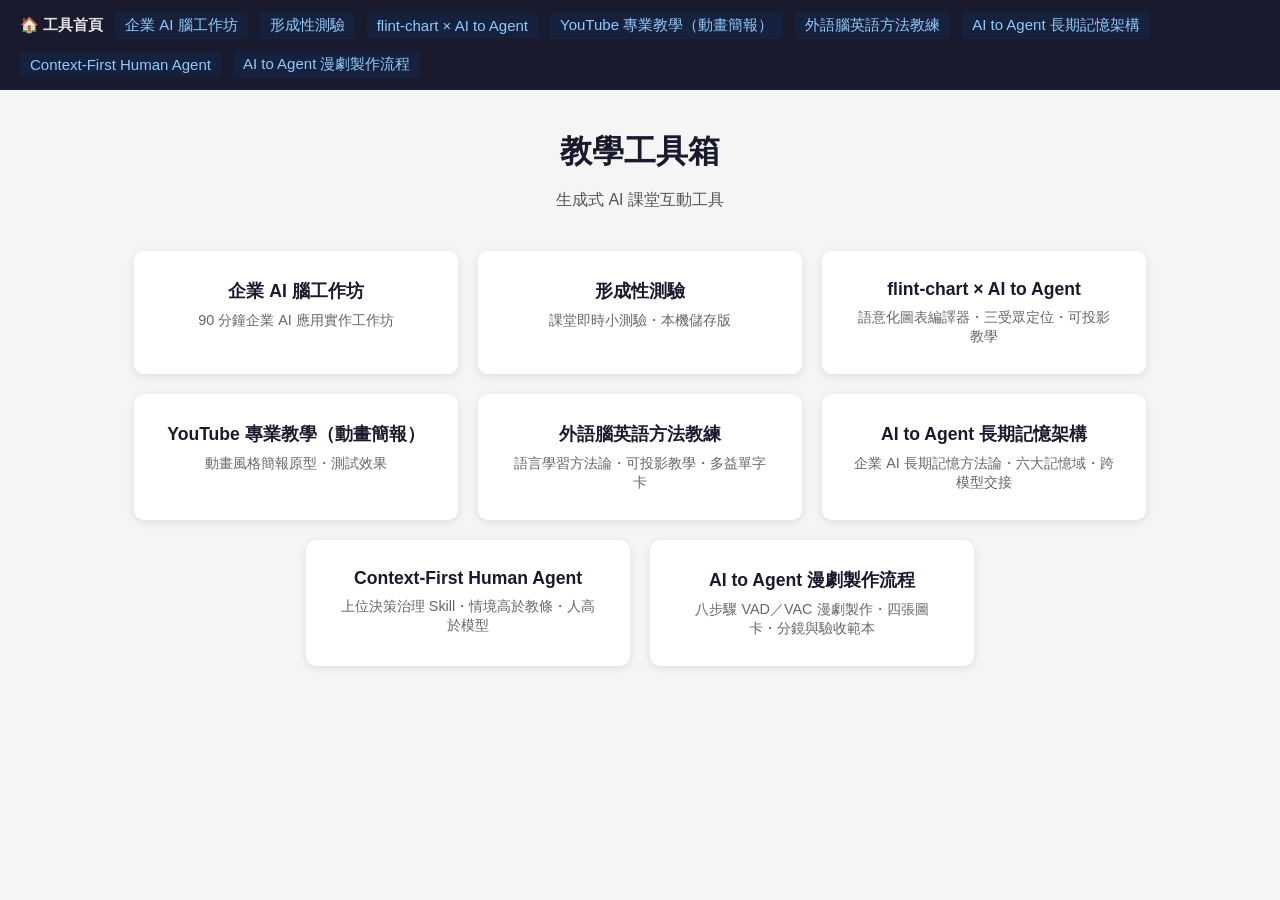
<file: index.html>
<!DOCTYPE html>
<html lang="zh-Hant">
<head>
  <meta charset="UTF-8">
  <meta name="viewport" content="width=device-width, initial-scale=1.0">
  <title>教學工具首頁</title>
  <style>
    body { margin: 0; font-family: sans-serif; background: #f5f5f5; }
    h1 { text-align: center; margin: 40px 0 10px; color: #1a1a2e; font-size: 2rem; }
    p.subtitle { text-align: center; color: #555; margin-bottom: 40px; }
    .grid { display: flex; flex-wrap: wrap; gap: 20px; justify-content: center; padding: 0 20px 40px; }
    .card {
      background: #fff; border-radius: 10px; box-shadow: 0 2px 8px rgba(0,0,0,.1);
      padding: 28px 32px; width: 260px; text-align: center; text-decoration: none; color: inherit;
      transition: transform .15s, box-shadow .15s;
    }
    .card:hover { transform: translateY(-4px); box-shadow: 0 6px 18px rgba(0,0,0,.15); }
    .card h2 { font-size: 1.1rem; margin: 0 0 8px; color: #1a1a2e; }
    .card p { font-size: .9rem; color: #666; margin: 0; }
  </style>
</head>
<body>
  <script src="nav.js"></script>
  <h1>教學工具箱</h1>
  <p class="subtitle">生成式 AI 課堂互動工具</p>
  <div class="grid">
    <a class="card" href="enterprise-ai-brain.html">
      <h2>企業 AI 腦工作坊</h2>
      <p>90 分鐘企業 AI 應用實作工作坊</p>
    </a>
    <a class="card" href="formative-quiz.html">
      <h2>形成性測驗</h2>
      <p>課堂即時小測驗・本機儲存版</p>
    </a>
    <a class="card" href="flint-chart-demo.html">
      <h2>flint-chart × AI to Agent</h2>
      <p>語意化圖表編譯器・三受眾定位・可投影教學</p>
    </a>
    <a class="card" href="youtube-slides/index.html">
      <h2>YouTube 專業教學（動畫簡報）</h2>
      <p>動畫風格簡報原型・測試效果</p>
    </a>
    <a class="card" href="https://draiagent.github.io/brainswitch-english-method-coach/">
      <h2>外語腦英語方法教練</h2>
      <p>語言學習方法論・可投影教學・多益單字卡</p>
    </a>
    <a class="card" href="https://github.com/draiagent/ai-to-agent-memory">
      <h2>AI to Agent 長期記憶架構</h2>
      <p>企業 AI 長期記憶方法論・六大記憶域・跨模型交接</p>
    </a>
    <a class="card" href="https://github.com/draiagent/ai-to-agent-custom-skill">
      <h2>Context-First Human Agent</h2>
      <p>上位決策治理 Skill・情境高於教條・人高於模型</p>
    </a>
    <a class="card" href="https://github.com/draiagent/ai-to-agent-comic-drama-production">
      <h2>AI to Agent 漫劇製作流程</h2>
      <p>八步驟 VAD／VAC 漫劇製作・四張圖卡・分鏡與驗收範本</p>
    </a>
  </div>
</body>
</html>
</file>
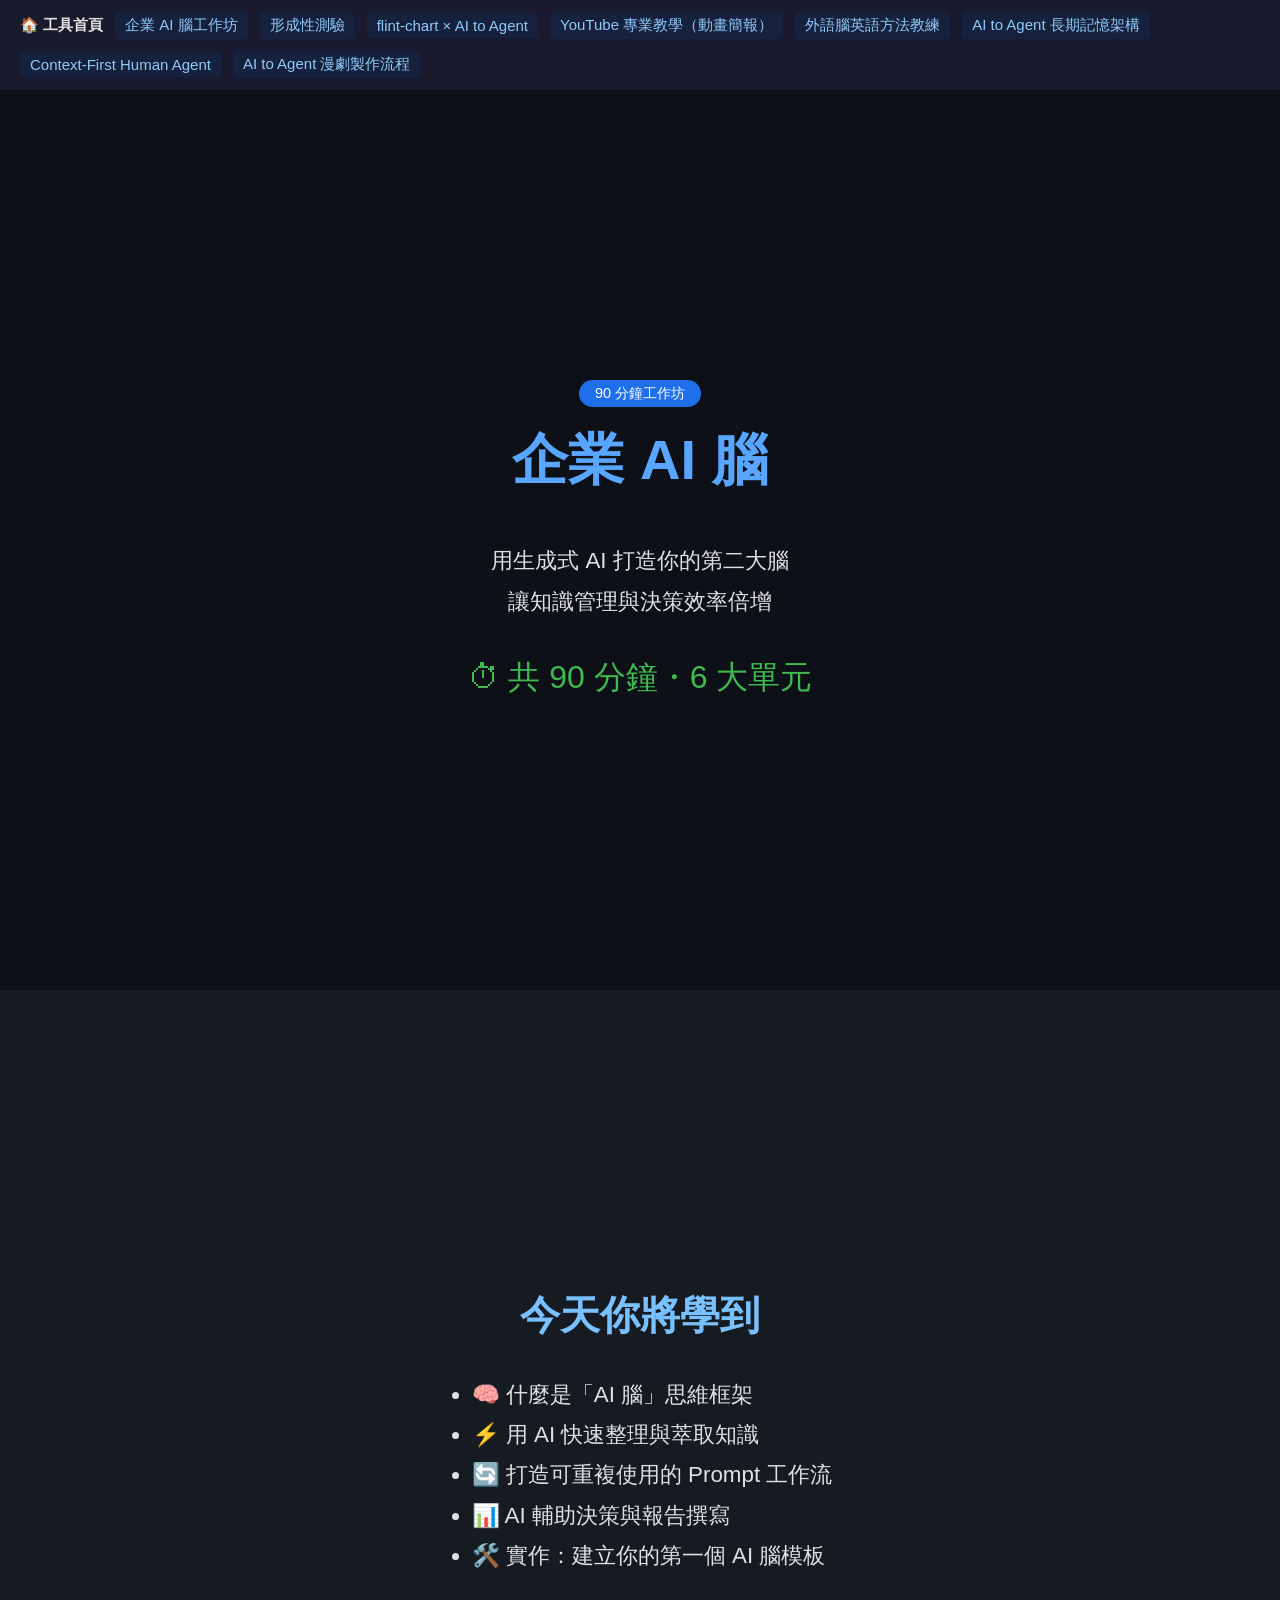
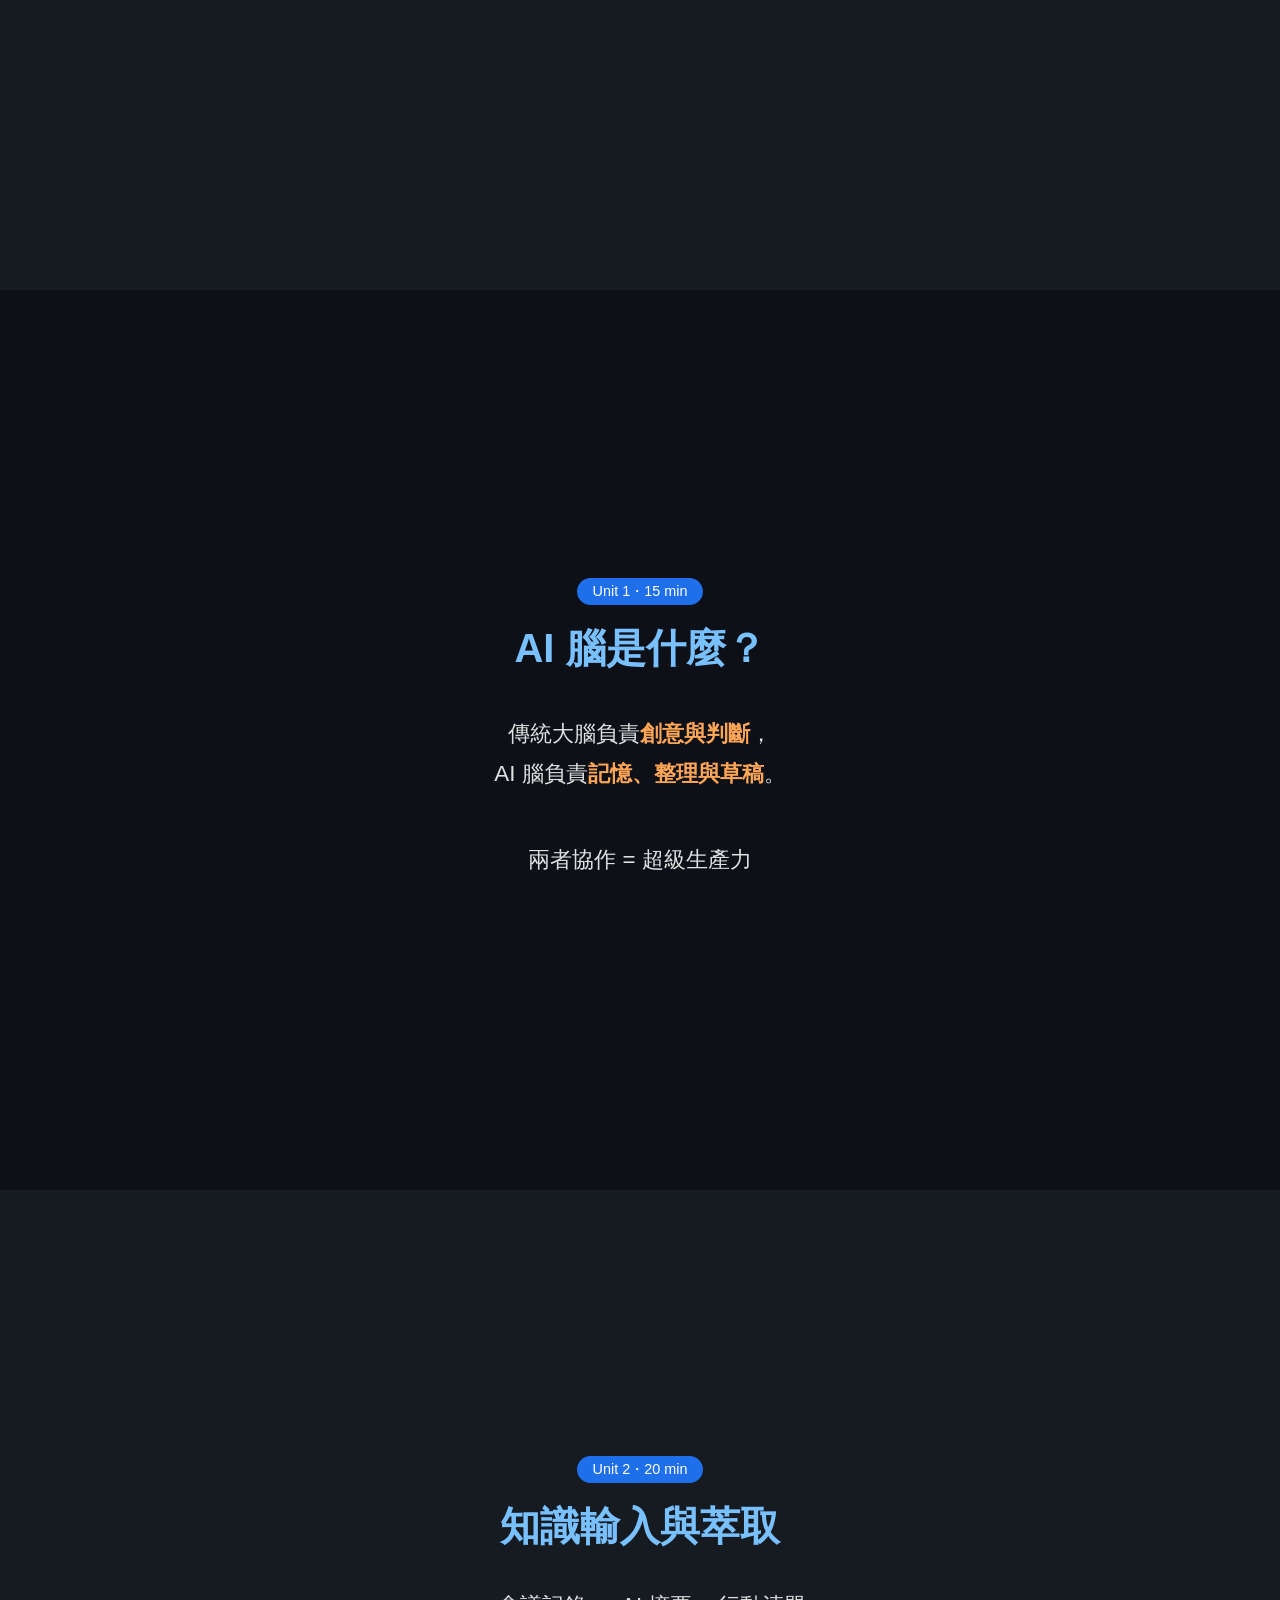
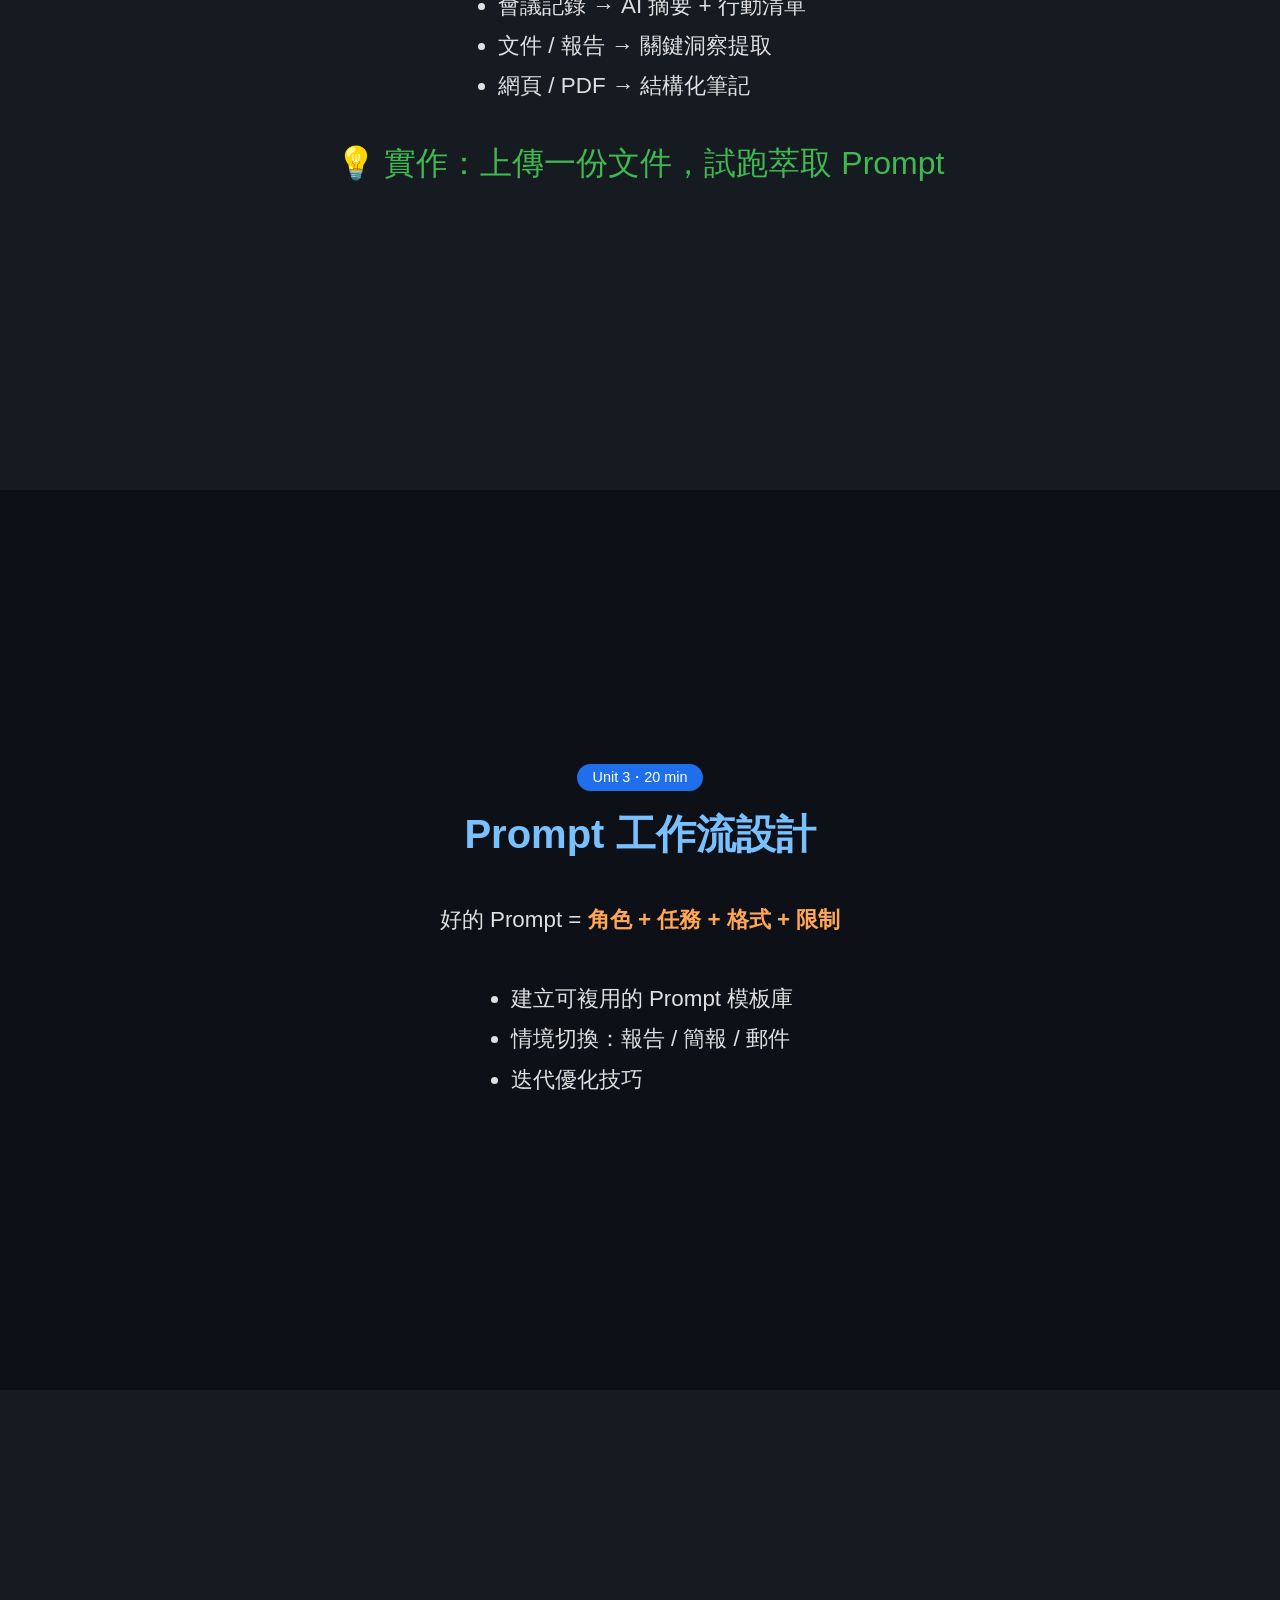
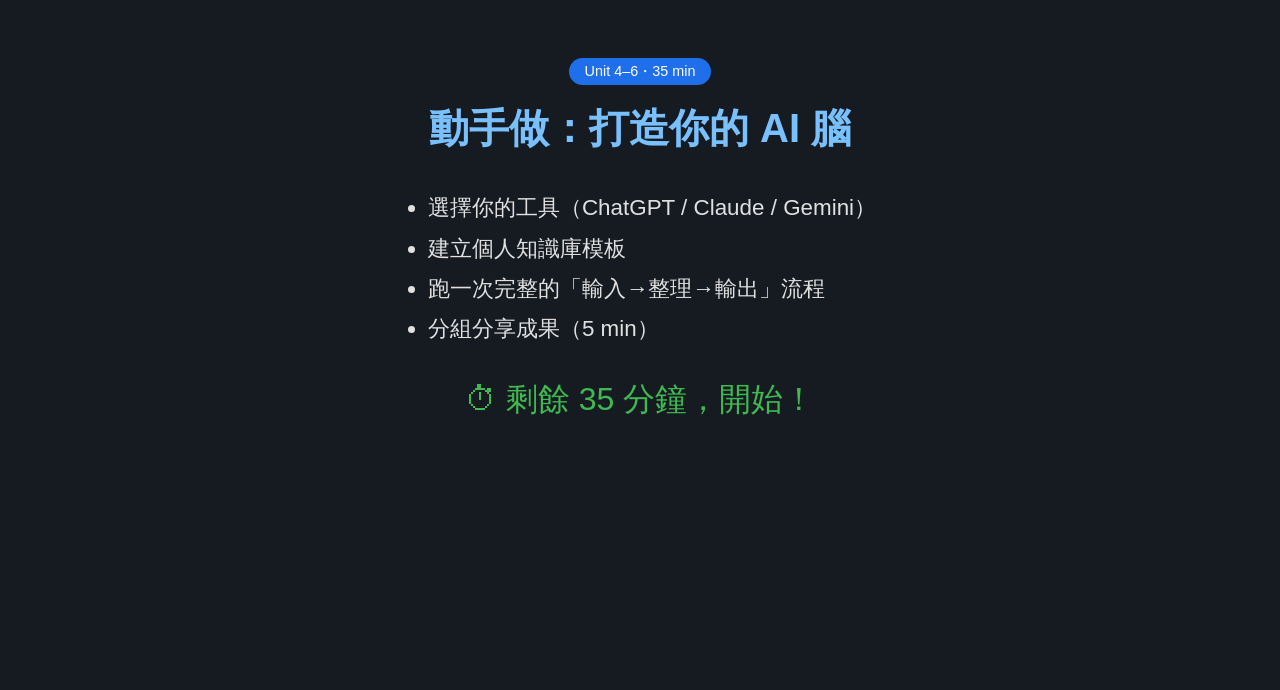
<file: enterprise-ai-brain.html>
<!DOCTYPE html>
<html lang="zh-Hant">
<head>
  <meta charset="UTF-8">
  <meta name="viewport" content="width=device-width, initial-scale=1.0">
  <title>企業 AI 腦工作坊</title>
  <style>
    * { box-sizing: border-box; }
    body { margin: 0; font-family: 'Noto Sans TC', sans-serif; background: #0d1117; color: #e0e0e0; }
    .slide {
      min-height: 100vh; display: flex; flex-direction: column;
      justify-content: center; align-items: center;
      padding: 60px 40px; text-align: center;
    }
    .slide:nth-child(odd) { background: #0d1117; }
    .slide:nth-child(even) { background: #161b22; }
    h1 { font-size: clamp(2rem, 5vw, 3.5rem); color: #58a6ff; margin: 0 0 20px; }
    h2 { font-size: clamp(1.5rem, 4vw, 2.5rem); color: #79c0ff; margin: 0 0 16px; }
    p, li { font-size: clamp(1rem, 2.5vw, 1.4rem); line-height: 1.8; max-width: 800px; }
    ul { text-align: left; padding-left: 1.5em; }
    .tag {
      display: inline-block; background: #1f6feb; color: #fff;
      border-radius: 20px; padding: 4px 16px; font-size: .9rem; margin-bottom: 16px;
    }
    .highlight { color: #ffa657; font-weight: bold; }
    .timer { font-size: clamp(1.2rem, 3vw, 2rem); color: #3fb950; margin-top: 12px; }
    hr { border: none; border-top: 1px solid #30363d; width: 100%; max-width: 700px; margin: 40px 0; }
  </style>
</head>
<body>
  <script src="nav.js"></script>

  <!-- Slide 1: 封面 -->
  <div class="slide">
    <div class="tag">90 分鐘工作坊</div>
    <h1>企業 AI 腦</h1>
    <p>用生成式 AI 打造你的第二大腦<br>讓知識管理與決策效率倍增</p>
    <div class="timer">⏱ 共 90 分鐘・6 大單元</div>
  </div>

  <!-- Slide 2: 課程目標 -->
  <div class="slide">
    <h2>今天你將學到</h2>
    <ul>
      <li>🧠 什麼是「AI 腦」思維框架</li>
      <li>⚡ 用 AI 快速整理與萃取知識</li>
      <li>🔄 打造可重複使用的 Prompt 工作流</li>
      <li>📊 AI 輔助決策與報告撰寫</li>
      <li>🛠️ 實作：建立你的第一個 AI 腦模板</li>
    </ul>
  </div>

  <!-- Slide 3: 單元一 -->
  <div class="slide">
    <div class="tag">Unit 1・15 min</div>
    <h2>AI 腦是什麼？</h2>
    <p>傳統大腦負責<span class="highlight">創意與判斷</span>，<br>AI 腦負責<span class="highlight">記憶、整理與草稿</span>。</p>
    <p>兩者協作 = 超級生產力</p>
  </div>

  <!-- Slide 4: 單元二 -->
  <div class="slide">
    <div class="tag">Unit 2・20 min</div>
    <h2>知識輸入與萃取</h2>
    <ul>
      <li>會議記錄 → AI 摘要 + 行動清單</li>
      <li>文件 / 報告 → 關鍵洞察提取</li>
      <li>網頁 / PDF → 結構化筆記</li>
    </ul>
    <p class="timer">💡 實作：上傳一份文件，試跑萃取 Prompt</p>
  </div>

  <!-- Slide 5: 單元三 -->
  <div class="slide">
    <div class="tag">Unit 3・20 min</div>
    <h2>Prompt 工作流設計</h2>
    <p>好的 Prompt = <span class="highlight">角色 + 任務 + 格式 + 限制</span></p>
    <ul>
      <li>建立可複用的 Prompt 模板庫</li>
      <li>情境切換：報告 / 簡報 / 郵件</li>
      <li>迭代優化技巧</li>
    </ul>
  </div>

  <!-- Slide 6: 實作 -->
  <div class="slide">
    <div class="tag">Unit 4–6・35 min</div>
    <h2>動手做：打造你的 AI 腦</h2>
    <ul>
      <li>選擇你的工具（ChatGPT / Claude / Gemini）</li>
      <li>建立個人知識庫模板</li>
      <li>跑一次完整的「輸入→整理→輸出」流程</li>
      <li>分組分享成果（5 min）</li>
    </ul>
    <div class="timer">⏱ 剩餘 35 分鐘，開始！</div>
  </div>

</body>
</html>
</file>
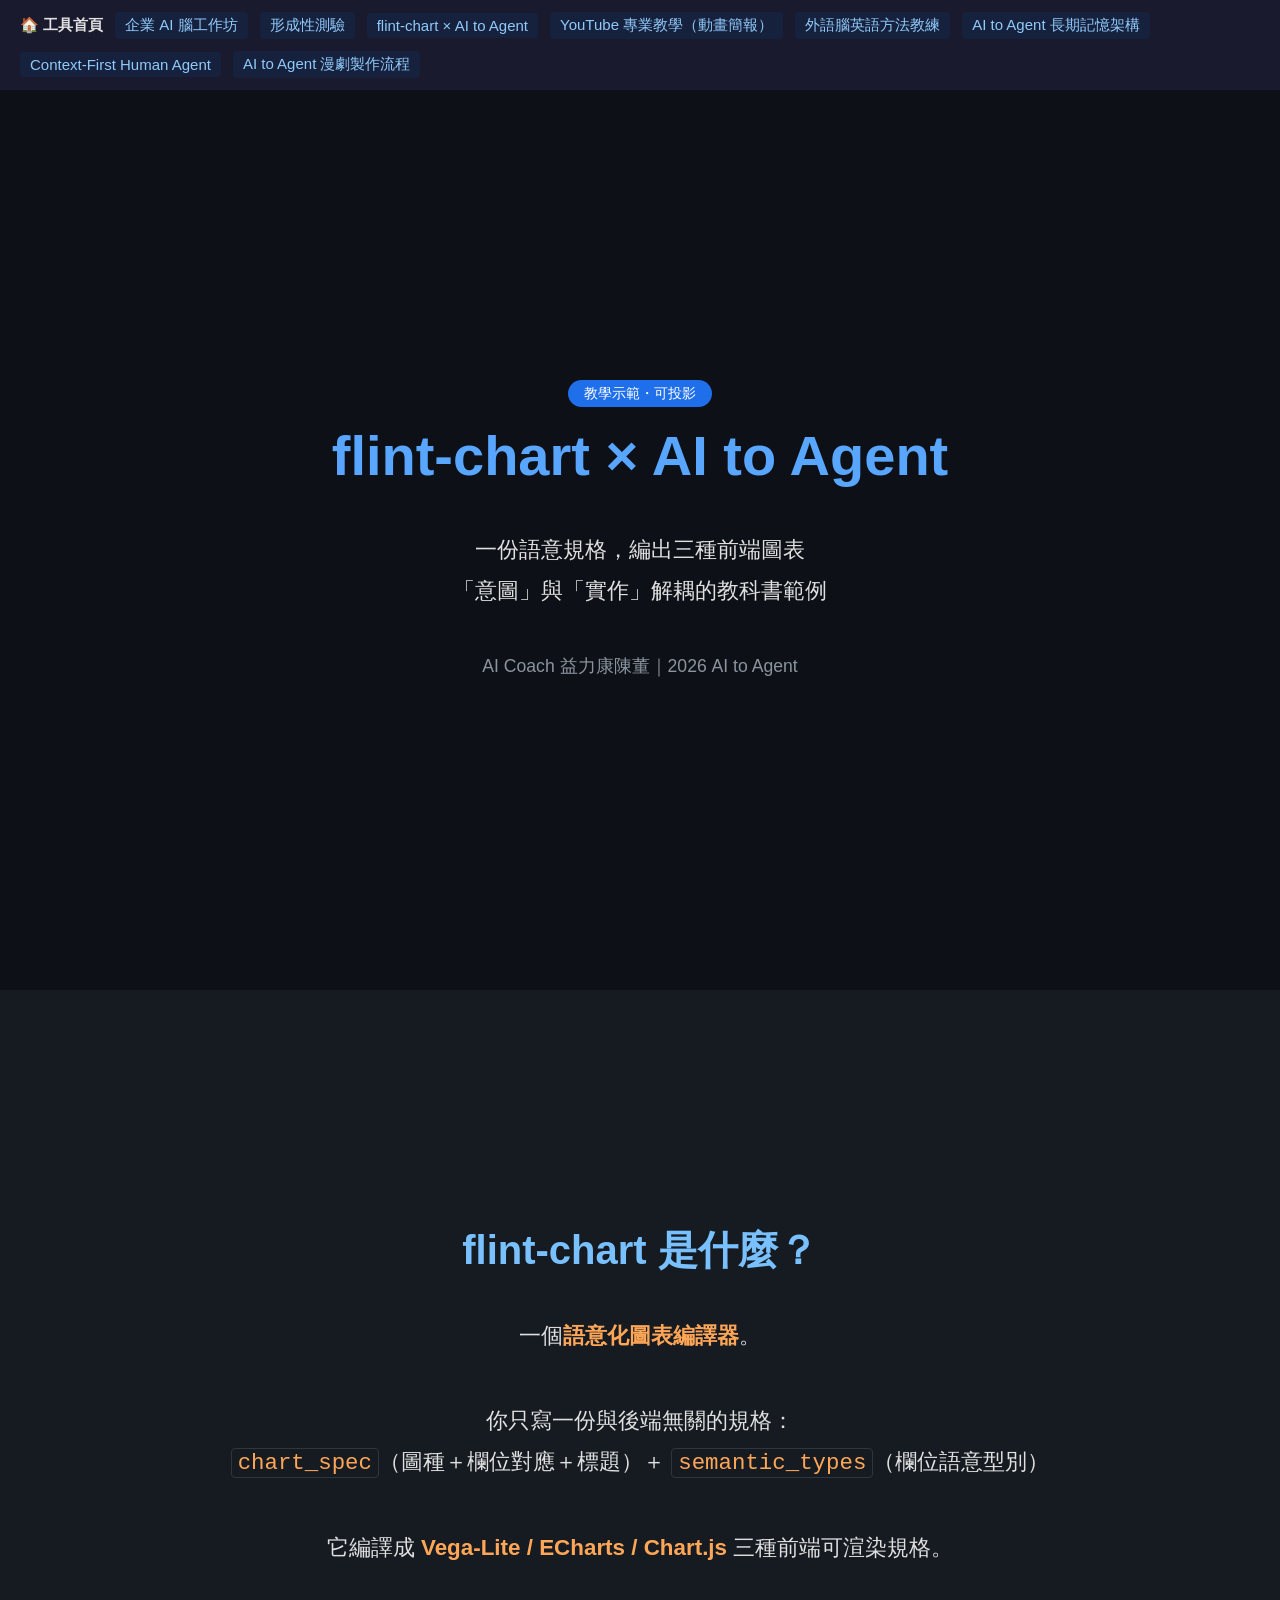
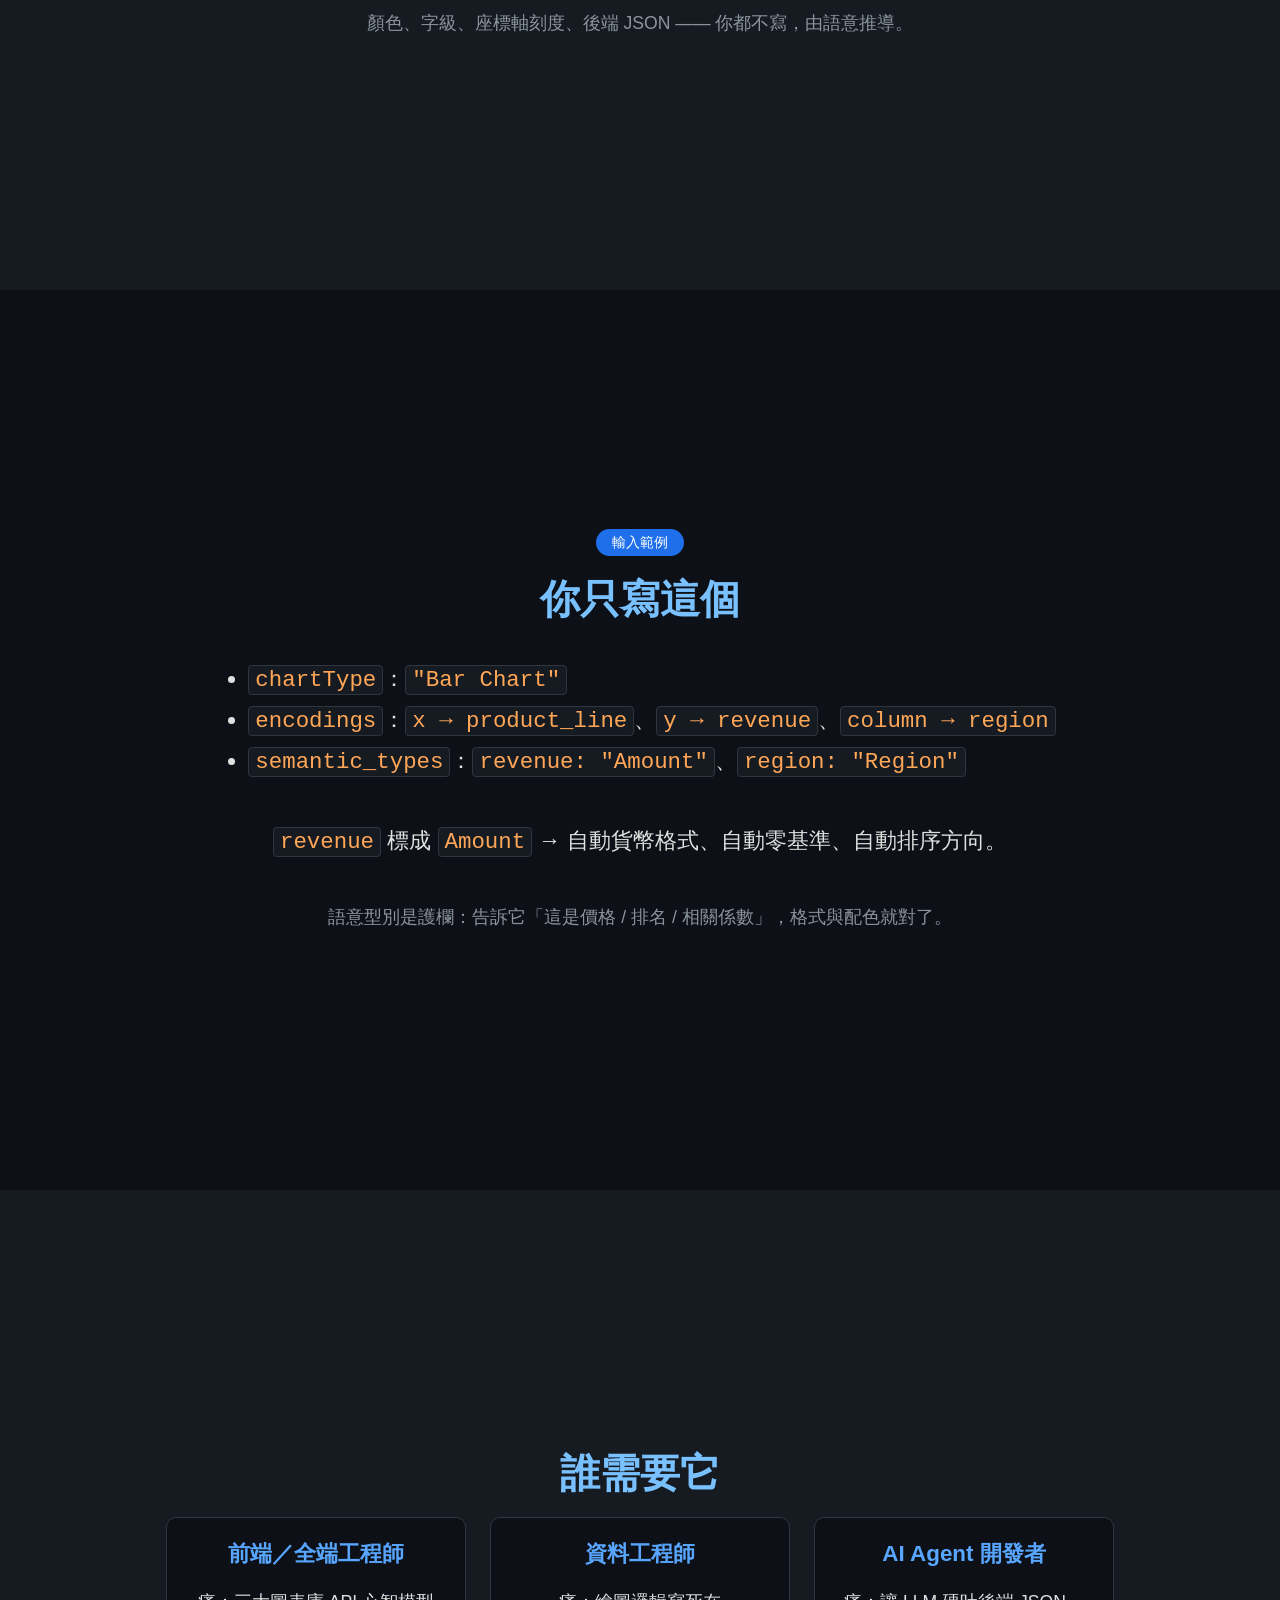
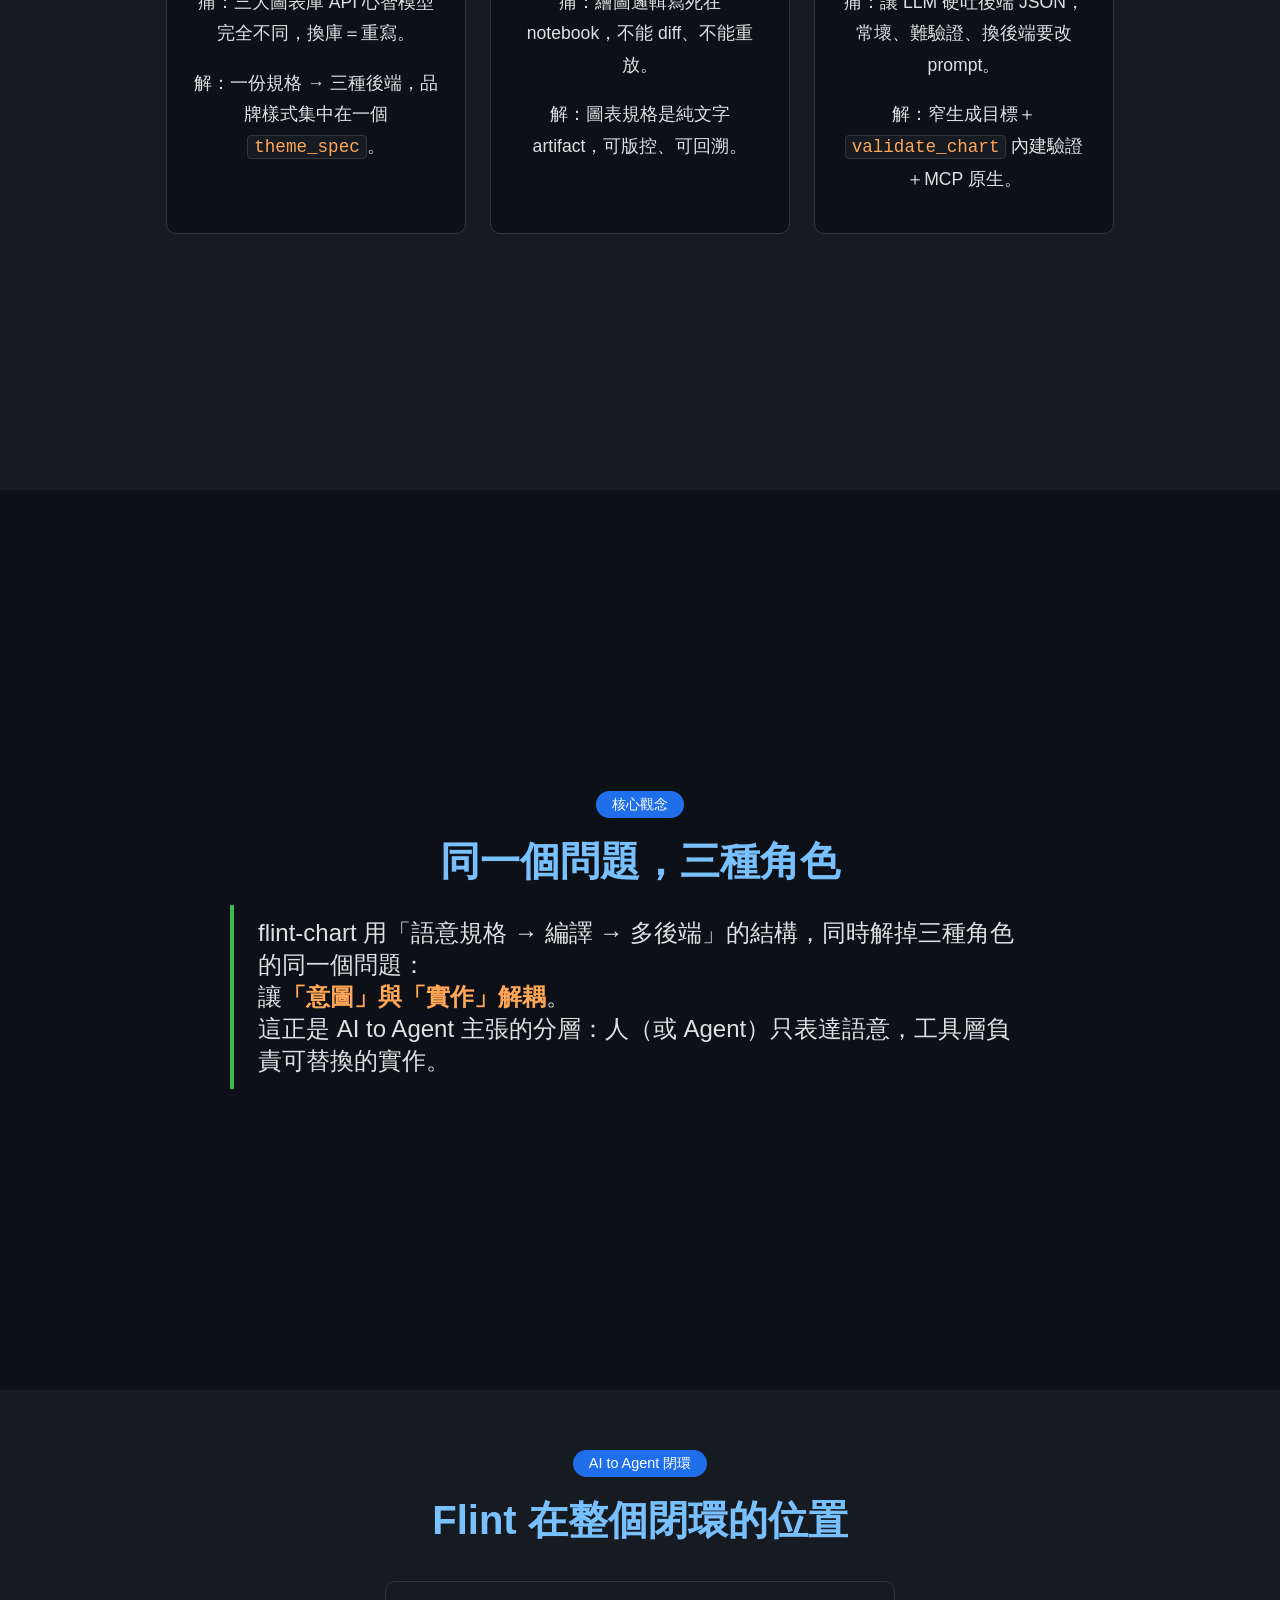
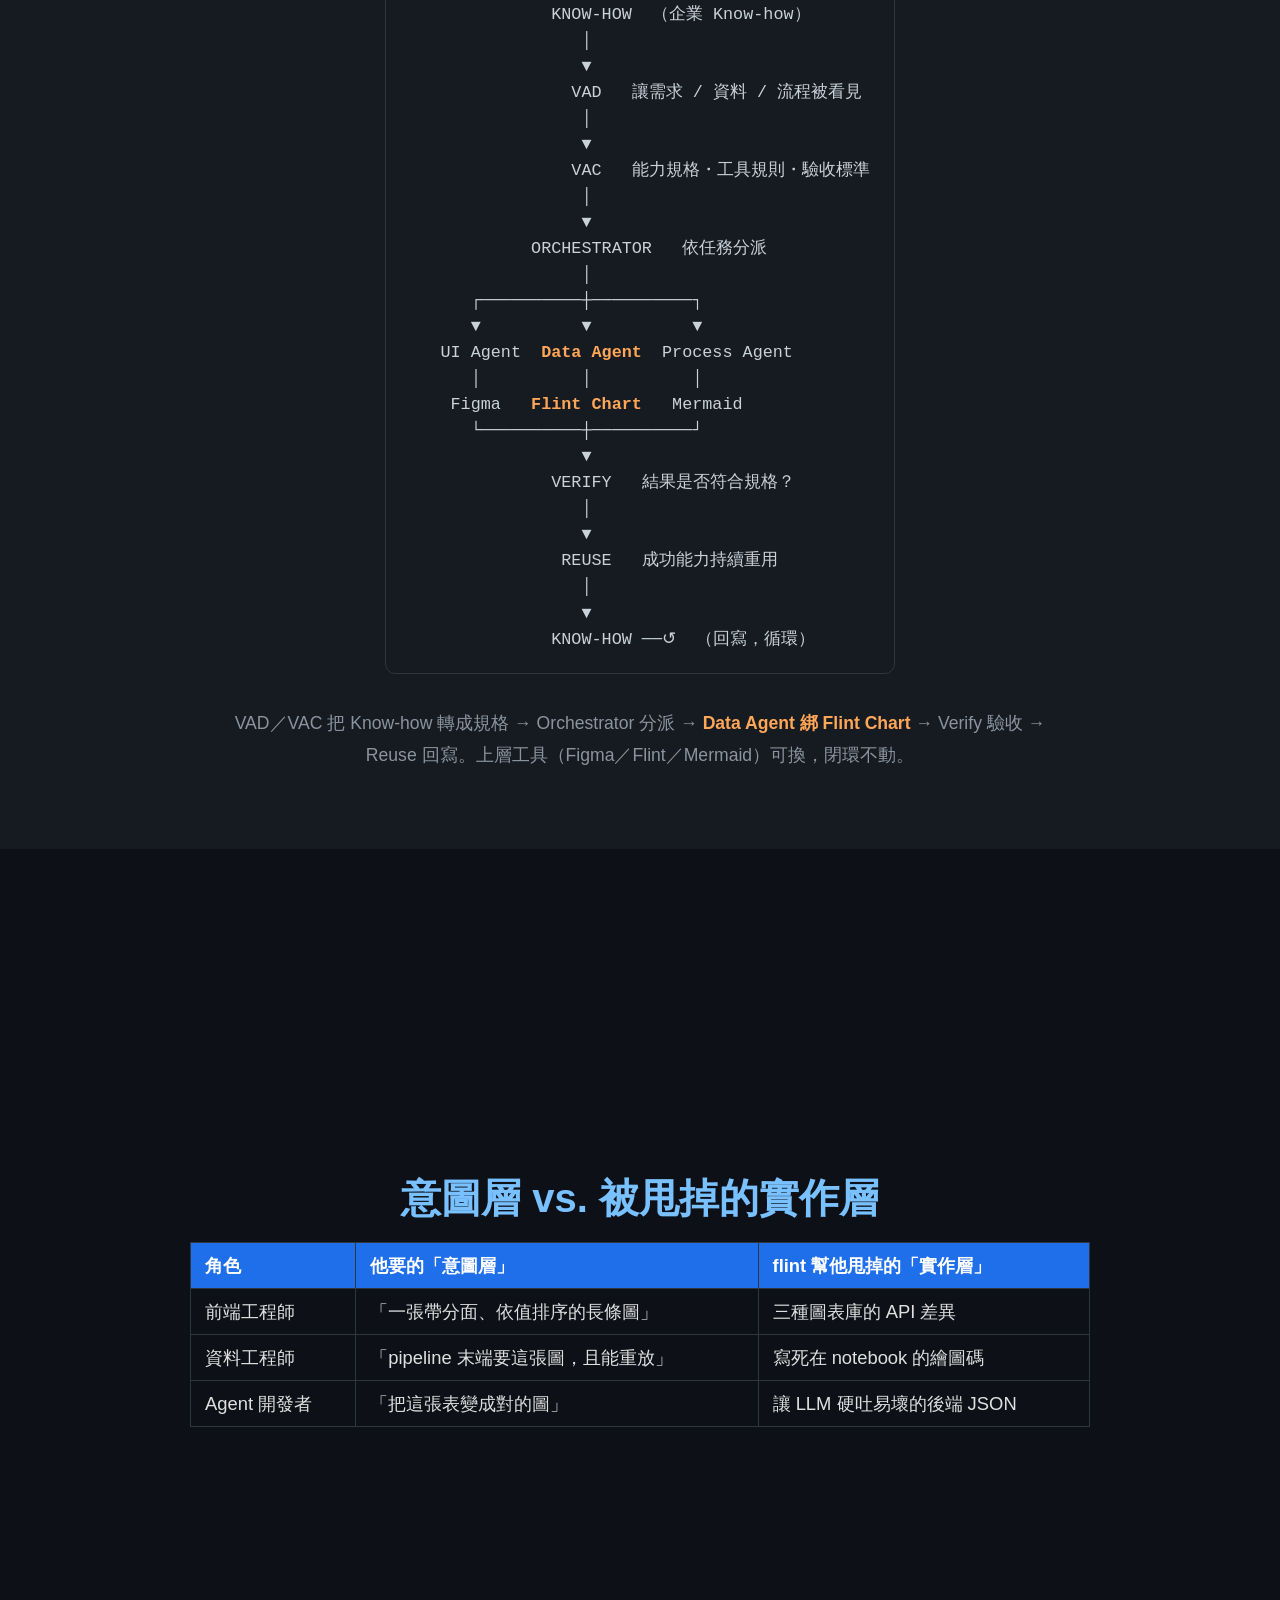
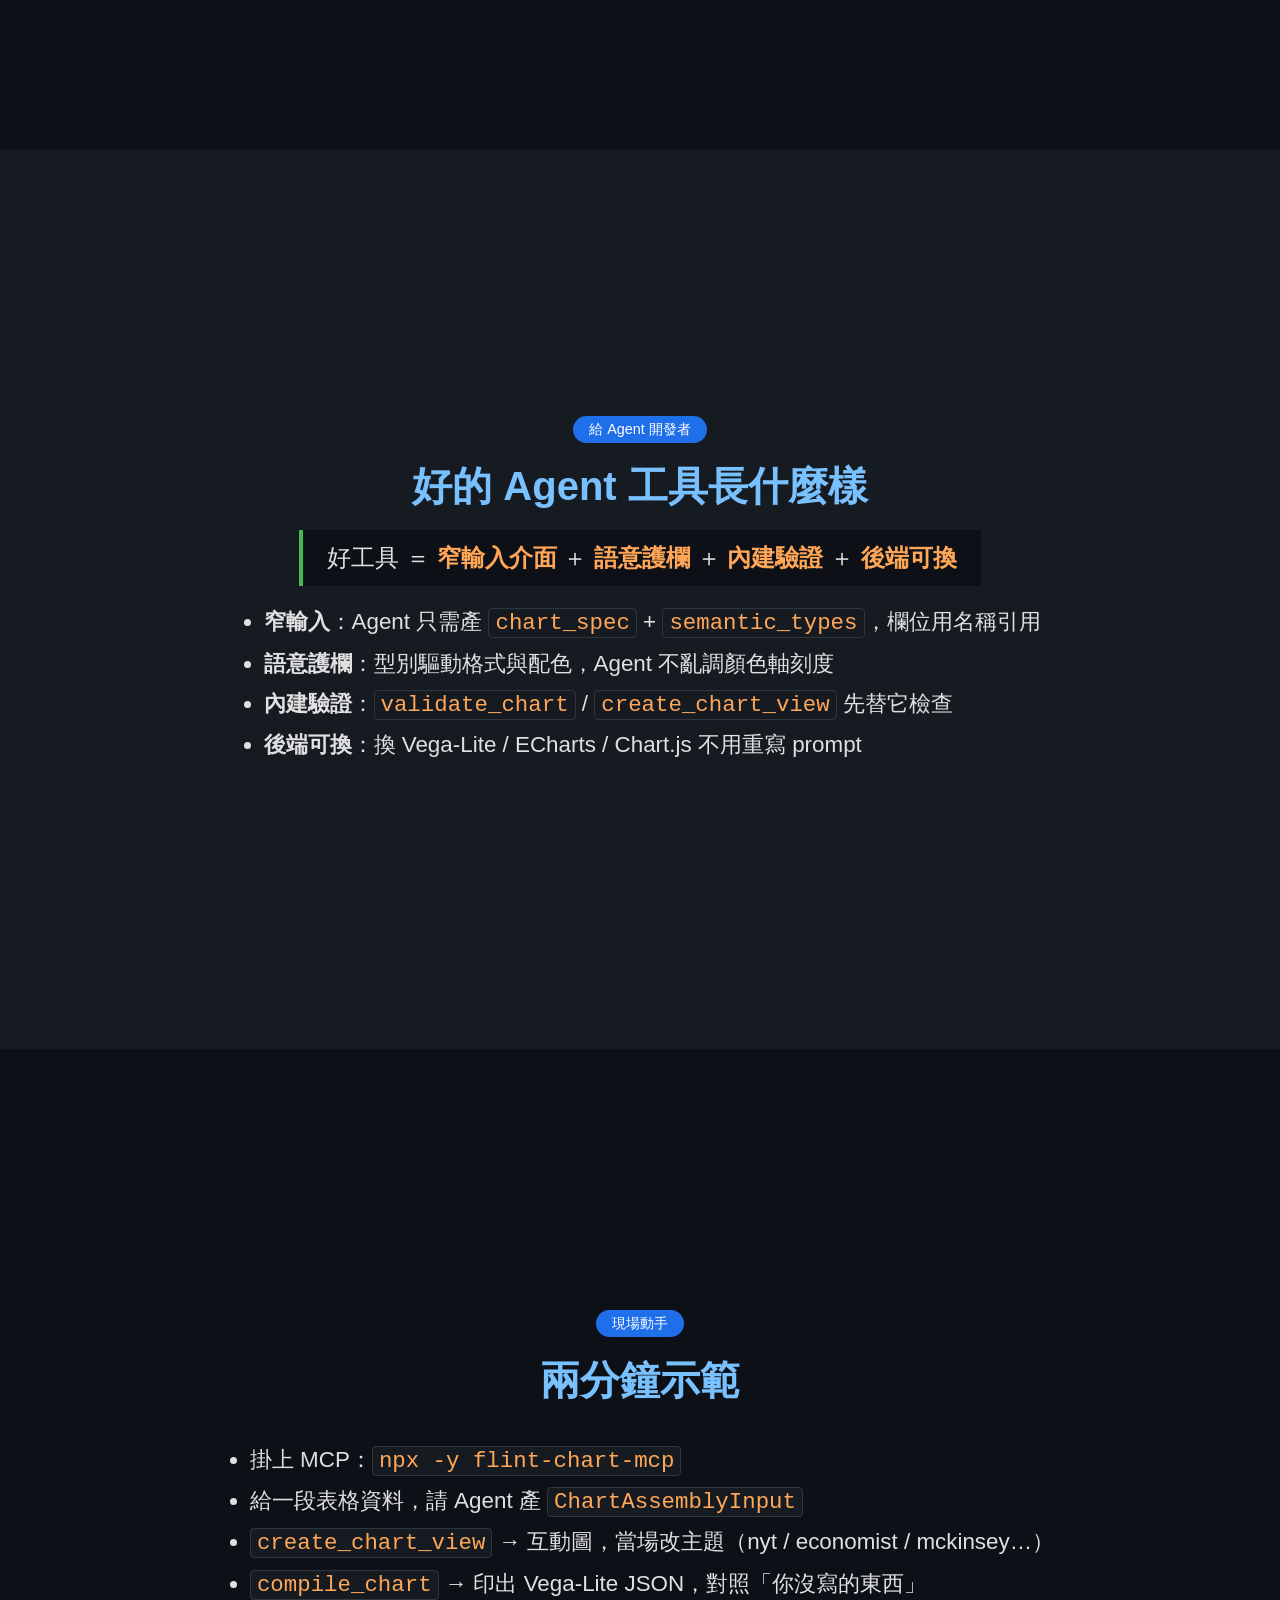
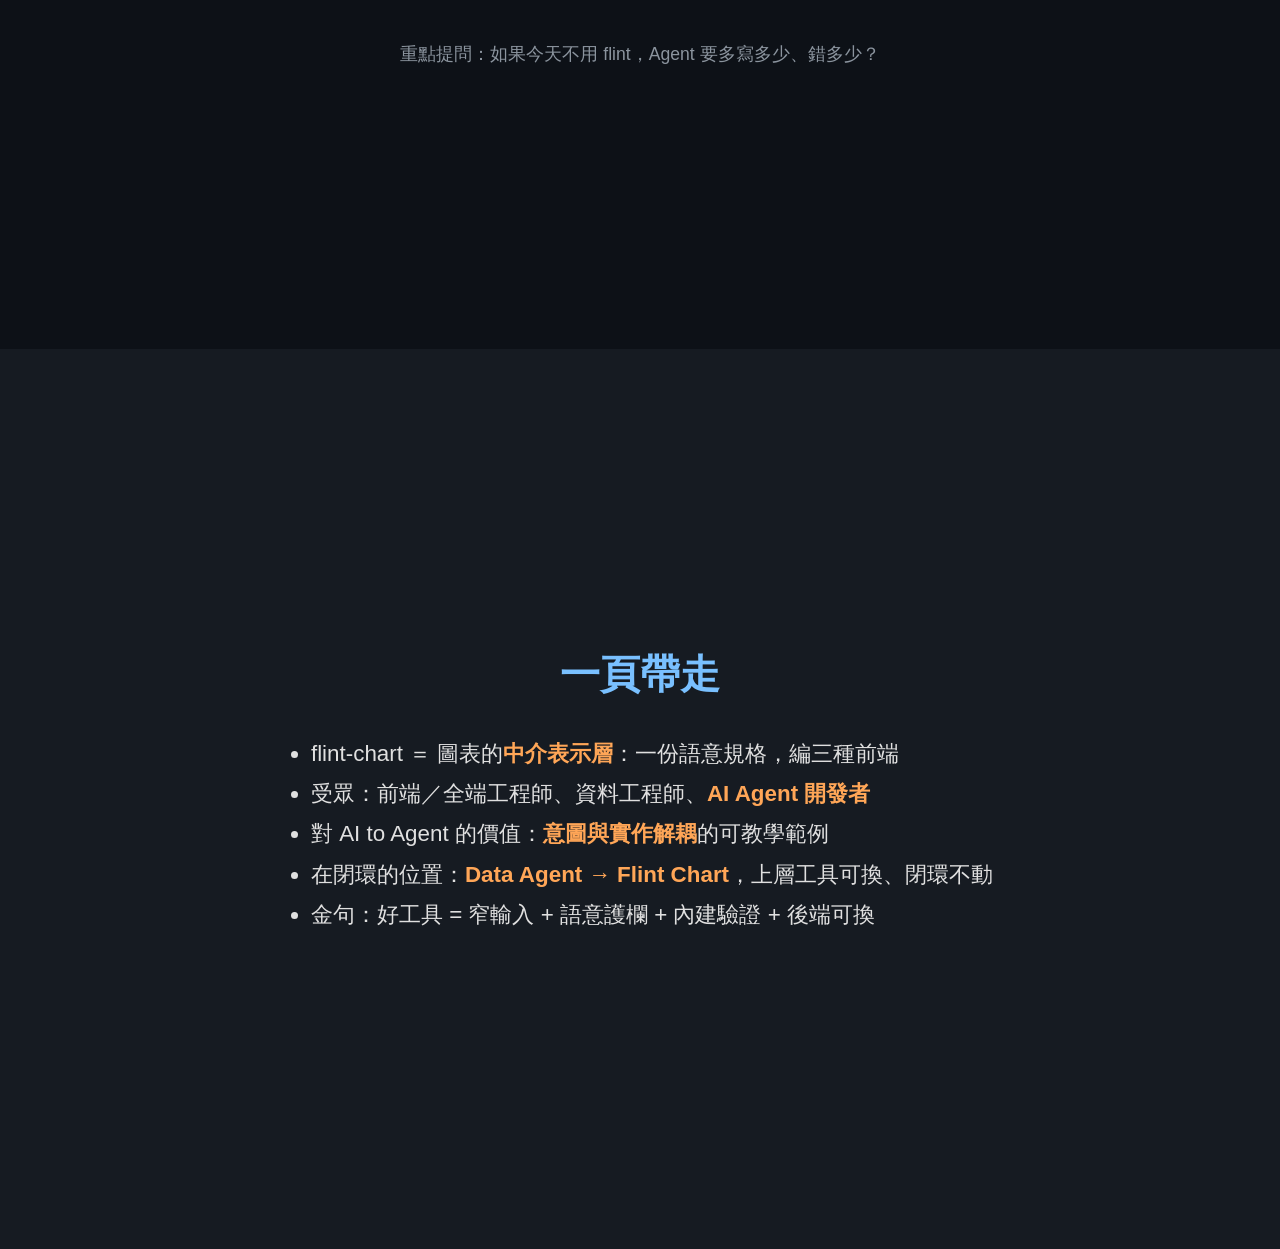
<file: flint-chart-demo.html>
<!DOCTYPE html>
<html lang="zh-Hant">
<head>
  <meta charset="UTF-8">
  <meta name="viewport" content="width=device-width, initial-scale=1.0">
  <title>flint-chart × AI to Agent</title>
  <style>
    * { box-sizing: border-box; }
    body { margin: 0; font-family: 'Noto Sans TC', sans-serif; background: #0d1117; color: #e0e0e0; }
    .slide {
      min-height: 100vh; display: flex; flex-direction: column;
      justify-content: center; align-items: center;
      padding: 60px 40px; text-align: center;
    }
    .slide:nth-child(odd) { background: #0d1117; }
    .slide:nth-child(even) { background: #161b22; }
    h1 { font-size: clamp(2rem, 5vw, 3.5rem); color: #58a6ff; margin: 0 0 20px; }
    h2 { font-size: clamp(1.5rem, 4vw, 2.5rem); color: #79c0ff; margin: 0 0 16px; }
    p, li { font-size: clamp(1rem, 2.5vw, 1.4rem); line-height: 1.8; max-width: 860px; }
    ul { text-align: left; padding-left: 1.5em; }
    .tag {
      display: inline-block; background: #1f6feb; color: #fff;
      border-radius: 20px; padding: 4px 16px; font-size: .9rem; margin-bottom: 16px;
    }
    .highlight { color: #ffa657; font-weight: bold; }
    .muted { color: #8b949e; font-size: clamp(.9rem, 2vw, 1.1rem); }
    .quote {
      border-left: 4px solid #3fb950; padding: 12px 24px; text-align: left;
      background: #0d1117; max-width: 820px; font-size: clamp(1.1rem, 2.6vw, 1.5rem);
    }
    hr { border: none; border-top: 1px solid #30363d; width: 100%; max-width: 700px; margin: 40px 0; }
    table { border-collapse: collapse; max-width: 900px; width: 100%; font-size: clamp(.85rem, 2vw, 1.15rem); }
    th, td { border: 1px solid #30363d; padding: 10px 14px; text-align: left; }
    th { background: #1f6feb; color: #fff; }
    code { background: #161b22; border: 1px solid #30363d; border-radius: 4px; padding: 1px 6px; color: #ffa657; }
    .cols { display: flex; flex-wrap: wrap; gap: 24px; justify-content: center; max-width: 1000px; }
    .col { background: #0d1117; border: 1px solid #30363d; border-radius: 10px; padding: 20px 24px; width: 300px; }
    .col h3 { color: #58a6ff; font-size: clamp(1.1rem, 2.5vw, 1.4rem); margin: 0 0 10px; }
    .col p, .col li { font-size: clamp(.9rem, 2vw, 1.1rem); }
    .loop {
      font-family: 'Noto Sans Mono', ui-monospace, Menlo, Consolas, monospace;
      text-align: left; background: #161b22; border: 1px solid #30363d; border-radius: 10px;
      padding: 20px 24px; font-size: clamp(.72rem, 1.7vw, 1.05rem); line-height: 1.55;
      color: #c9d1d9; max-width: 100%; overflow-x: auto; white-space: pre;
    }
    .loop .hl { color: #ffa657; font-weight: bold; }
  </style>
</head>
<body>
  <script src="nav.js"></script>

  <!-- Slide 1: 封面 -->
  <div class="slide">
    <div class="tag">教學示範・可投影</div>
    <h1>flint-chart × AI to Agent</h1>
    <p>一份語意規格，編出三種前端圖表<br>「意圖」與「實作」解耦的教科書範例</p>
    <p class="muted">AI Coach 益力康陳董｜2026 AI to Agent</p>
  </div>

  <!-- Slide 2: 它是什麼 -->
  <div class="slide">
    <h2>flint-chart 是什麼？</h2>
    <p>一個<span class="highlight">語意化圖表編譯器</span>。</p>
    <p>你只寫一份與後端無關的規格：<br><code>chart_spec</code>（圖種＋欄位對應＋標題）＋ <code>semantic_types</code>（欄位語意型別）</p>
    <p>它編譯成 <span class="highlight">Vega-Lite / ECharts / Chart.js</span> 三種前端可渲染規格。</p>
    <p class="muted">顏色、字級、座標軸刻度、後端 JSON —— 你都不寫，由語意推導。</p>
  </div>

  <!-- Slide 3: 輸入長什麼樣 -->
  <div class="slide">
    <div class="tag">輸入範例</div>
    <h2>你只寫這個</h2>
    <ul>
      <li><code>chartType</code>：<code>"Bar Chart"</code></li>
      <li><code>encodings</code>：<code>x → product_line</code>、<code>y → revenue</code>、<code>column → region</code></li>
      <li><code>semantic_types</code>：<code>revenue: "Amount"</code>、<code>region: "Region"</code></li>
    </ul>
    <p><code>revenue</code> 標成 <code>Amount</code> → 自動貨幣格式、自動零基準、自動排序方向。</p>
    <p class="muted">語意型別是護欄：告訴它「這是價格 / 排名 / 相關係數」，格式與配色就對了。</p>
  </div>

  <!-- Slide 4: 三受眾 -->
  <div class="slide">
    <h2>誰需要它</h2>
    <div class="cols">
      <div class="col">
        <h3>前端／全端工程師</h3>
        <p>痛：三大圖表庫 API 心智模型完全不同，換庫＝重寫。</p>
        <p>解：一份規格 → 三種後端，品牌樣式集中在一個 <code>theme_spec</code>。</p>
      </div>
      <div class="col">
        <h3>資料工程師</h3>
        <p>痛：繪圖邏輯寫死在 notebook，不能 diff、不能重放。</p>
        <p>解：圖表規格是純文字 artifact，可版控、可回溯。</p>
      </div>
      <div class="col">
        <h3>AI Agent 開發者</h3>
        <p>痛：讓 LLM 硬吐後端 JSON，常壞、難驗證、換後端要改 prompt。</p>
        <p>解：窄生成目標＋<code>validate_chart</code> 內建驗證＋MCP 原生。</p>
      </div>
    </div>
  </div>

  <!-- Slide 5: 共同主線 -->
  <div class="slide">
    <div class="tag">核心觀念</div>
    <h2>同一個問題，三種角色</h2>
    <div class="quote">
      flint-chart 用「語意規格 → 編譯 → 多後端」的結構，同時解掉三種角色的同一個問題：<br>
      讓<span class="highlight">「意圖」與「實作」解耦</span>。<br>
      這正是 AI to Agent 主張的分層：人（或 Agent）只表達語意，工具層負責可替換的實作。
    </div>
  </div>

  <!-- Slide 6: 閉環中的位置 -->
  <div class="slide">
    <div class="tag">AI to Agent 閉環</div>
    <h2>Flint 在整個閉環的位置</h2>
    <pre class="loop">              KNOW-HOW  （企業 Know-how）
                 │
                 ▼
                VAD   讓需求 / 資料 / 流程被看見
                 │
                 ▼
                VAC   能力規格・工具規則・驗收標準
                 │
                 ▼
            ORCHESTRATOR   依任務分派
                 │
      ┌──────────┼──────────┐
      ▼          ▼          ▼
   UI Agent  <span class="hl">Data Agent</span>  Process Agent
      │          │          │
    Figma   <span class="hl">Flint Chart</span>   Mermaid
      └──────────┼──────────┘
                 ▼
              VERIFY   結果是否符合規格？
                 │
                 ▼
               REUSE   成功能力持續重用
                 │
                 ▼
              KNOW-HOW ──↺  （回寫，循環）</pre>
    <p class="muted">VAD／VAC 把 Know-how 轉成規格 → Orchestrator 分派 → <span class="highlight">Data Agent 綁 Flint Chart</span> → Verify 驗收 → Reuse 回寫。上層工具（Figma／Flint／Mermaid）可換，閉環不動。</p>
  </div>

  <!-- Slide 7: 對照表 -->
  <div class="slide">
    <h2>意圖層 vs. 被甩掉的實作層</h2>
    <table>
      <tr><th>角色</th><th>他要的「意圖層」</th><th>flint 幫他甩掉的「實作層」</th></tr>
      <tr><td>前端工程師</td><td>「一張帶分面、依值排序的長條圖」</td><td>三種圖表庫的 API 差異</td></tr>
      <tr><td>資料工程師</td><td>「pipeline 末端要這張圖，且能重放」</td><td>寫死在 notebook 的繪圖碼</td></tr>
      <tr><td>Agent 開發者</td><td>「把這張表變成對的圖」</td><td>讓 LLM 硬吐易壞的後端 JSON</td></tr>
    </table>
  </div>

  <!-- Slide 8: Agent 工具設計原則 -->
  <div class="slide">
    <div class="tag">給 Agent 開發者</div>
    <h2>好的 Agent 工具長什麼樣</h2>
    <div class="quote">
      好工具 ＝ <span class="highlight">窄輸入介面</span> ＋ <span class="highlight">語意護欄</span>
      ＋ <span class="highlight">內建驗證</span> ＋ <span class="highlight">後端可換</span>
    </div>
    <ul>
      <li><b>窄輸入</b>：Agent 只需產 <code>chart_spec</code> + <code>semantic_types</code>，欄位用名稱引用</li>
      <li><b>語意護欄</b>：型別驅動格式與配色，Agent 不亂調顏色軸刻度</li>
      <li><b>內建驗證</b>：<code>validate_chart</code> / <code>create_chart_view</code> 先替它檢查</li>
      <li><b>後端可換</b>：換 Vega-Lite / ECharts / Chart.js 不用重寫 prompt</li>
    </ul>
  </div>

  <!-- Slide 9: 現場示範 -->
  <div class="slide">
    <div class="tag">現場動手</div>
    <h2>兩分鐘示範</h2>
    <ul>
      <li>掛上 MCP：<code>npx -y flint-chart-mcp</code></li>
      <li>給一段表格資料，請 Agent 產 <code>ChartAssemblyInput</code></li>
      <li><code>create_chart_view</code> → 互動圖，當場改主題（nyt / economist / mckinsey…）</li>
      <li><code>compile_chart</code> → 印出 Vega-Lite JSON，對照「你沒寫的東西」</li>
    </ul>
    <p class="muted">重點提問：如果今天不用 flint，Agent 要多寫多少、錯多少？</p>
  </div>

  <!-- Slide 10: 收尾 -->
  <div class="slide">
    <h2>一頁帶走</h2>
    <ul>
      <li>flint-chart ＝ 圖表的<span class="highlight">中介表示層</span>：一份語意規格，編三種前端</li>
      <li>受眾：前端／全端工程師、資料工程師、<span class="highlight">AI Agent 開發者</span></li>
      <li>對 AI to Agent 的價值：<span class="highlight">意圖與實作解耦</span>的可教學範例</li>
      <li>在閉環的位置：<span class="highlight">Data Agent → Flint Chart</span>，上層工具可換、閉環不動</li>
      <li>金句：好工具 = 窄輸入 + 語意護欄 + 內建驗證 + 後端可換</li>
    </ul>
  </div>

</body>
</html>
</file>
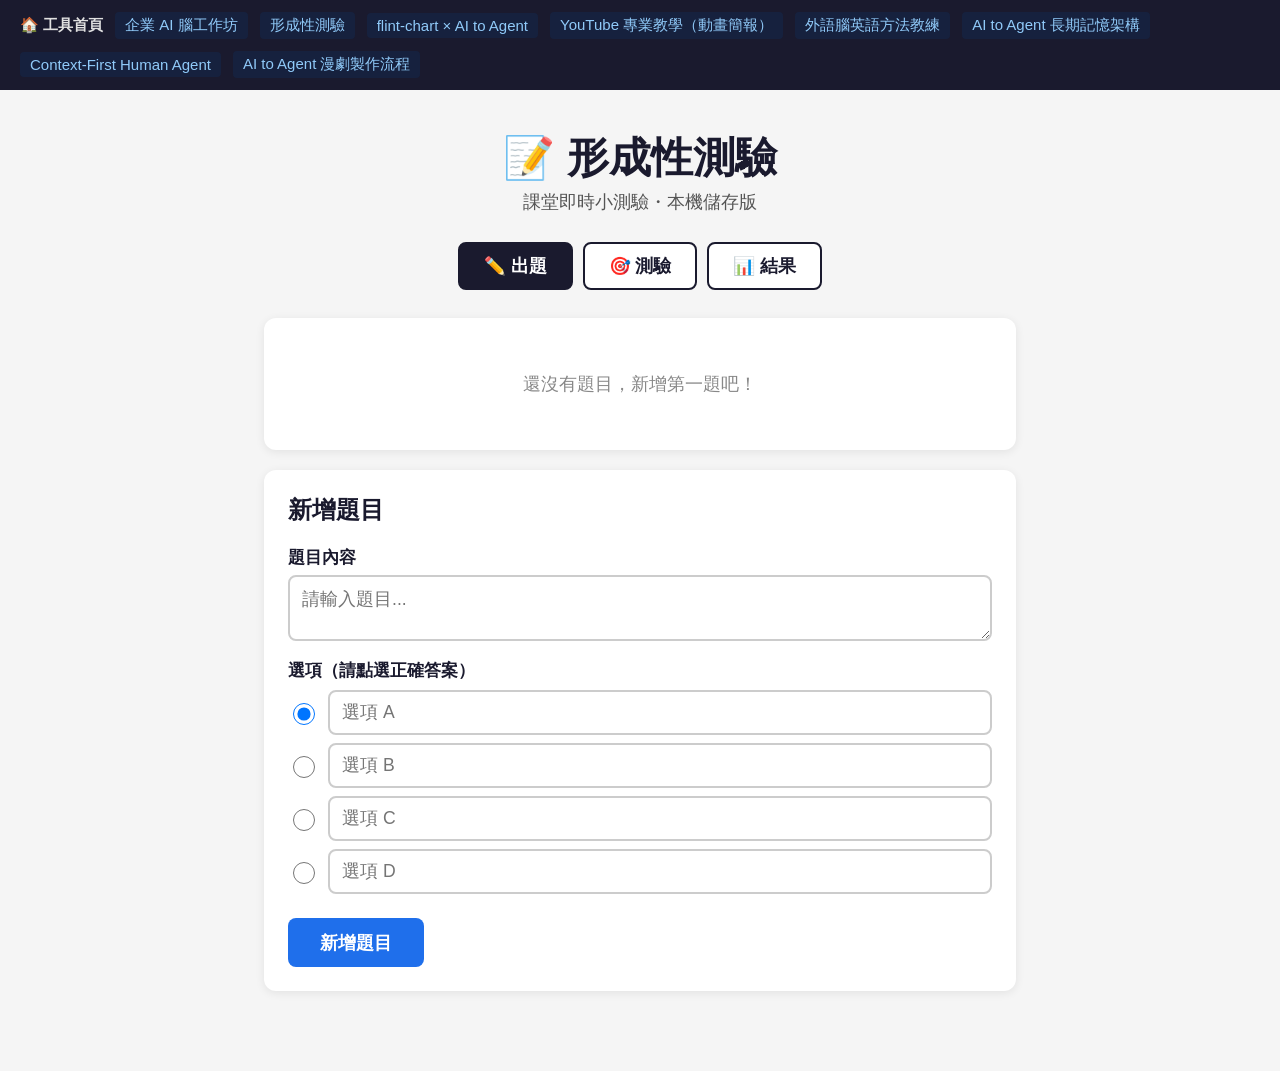
<file: formative-quiz.html>
<!DOCTYPE html>
<html lang="zh-Hant">
<head>
  <meta charset="UTF-8">
  <meta name="viewport" content="width=device-width, initial-scale=1.0">
  <title>形成性測驗</title>
  <style>
    * { box-sizing: border-box; }
    body {
      margin: 0; font-family: 'Noto Sans TC', sans-serif;
      background: #f5f5f5; color: #1a1a2e;
    }
    main { max-width: 800px; margin: 0 auto; padding: 20px 24px 60px; }
    h1 { text-align: center; font-size: clamp(1.8rem, 4vw, 2.6rem); margin: 20px 0 4px; }
    p.subtitle { text-align: center; color: #555; font-size: 1.1rem; margin: 0 0 28px; }

    .tabs { display: flex; gap: 10px; justify-content: center; margin-bottom: 28px; }
    .tab-btn {
      font-size: 1.1rem; padding: 10px 24px; border-radius: 8px; border: 2px solid #1a1a2e;
      background: #fff; color: #1a1a2e; cursor: pointer; font-weight: bold;
    }
    .tab-btn.active { background: #1a1a2e; color: #fff; }

    .panel { display: none; }
    .panel.active { display: block; }

    .card { background: #fff; border-radius: 12px; box-shadow: 0 2px 10px rgba(0,0,0,.08); padding: 24px; margin-bottom: 20px; }

    /* 出題模式 */
    .q-row { display: flex; justify-content: space-between; align-items: center; padding: 14px 0; border-bottom: 1px solid #eee; font-size: 1.1rem; }
    .q-row:last-child { border-bottom: none; }
    .q-row .q-text { flex: 1; margin-right: 12px; }
    .q-row button { font-size: .95rem; padding: 6px 14px; border-radius: 6px; border: none; cursor: pointer; margin-left: 8px; }
    .btn-del { background: #ffe0e0; color: #c0392b; }
    .btn-edit { background: #e0ecff; color: #1a4fba; }

    label { display: block; font-size: 1.05rem; font-weight: bold; margin: 14px 0 6px; }
    input[type=text], textarea {
      width: 100%; font-size: 1.1rem; padding: 10px 12px; border-radius: 8px;
      border: 2px solid #ccc; font-family: inherit;
    }
    .opt-row { display: flex; align-items: center; gap: 10px; margin: 8px 0; }
    .opt-row input[type=text] { flex: 1; }
    .opt-row input[type=radio] { width: 22px; height: 22px; }

    .btn-primary {
      font-size: 1.15rem; padding: 12px 32px; border-radius: 8px; border: none;
      background: #1f6feb; color: #fff; cursor: pointer; font-weight: bold; margin-top: 16px;
    }
    .btn-primary:disabled { background: #aaa; cursor: not-allowed; }
    .btn-secondary {
      font-size: 1.05rem; padding: 10px 24px; border-radius: 8px; border: 2px solid #1f6feb;
      background: #fff; color: #1f6feb; cursor: pointer; font-weight: bold; margin-top: 16px; margin-left: 10px;
    }

    /* 測驗模式 */
    .progress { font-size: 1.1rem; color: #555; margin-bottom: 10px; text-align: center; }
    .quiz-question { font-size: clamp(1.3rem, 3vw, 1.8rem); font-weight: bold; margin-bottom: 20px; text-align: center; }
    .option-btn {
      display: block; width: 100%; text-align: left; font-size: 1.2rem; padding: 16px 20px;
      margin-bottom: 12px; border-radius: 10px; border: 2px solid #ccc; background: #fff;
      cursor: pointer; transition: background .15s, border-color .15s;
    }
    .option-btn:hover:not(:disabled) { border-color: #1f6feb; }
    .option-btn.correct { background: #d4f7dc; border-color: #2ea043; }
    .option-btn.wrong { background: #ffdede; border-color: #c0392b; }
    .option-btn:disabled { cursor: default; opacity: 1; color: #1a1a2e; }

    .feedback { text-align: center; font-size: 1.3rem; font-weight: bold; margin: 16px 0; min-height: 1.6em; }
    .feedback.correct-text { color: #2ea043; }
    .feedback.wrong-text { color: #c0392b; }

    .center { text-align: center; }
    .score-big { font-size: clamp(2.5rem, 6vw, 4rem); font-weight: bold; color: #1f6feb; margin: 10px 0; }
    .review-item { text-align: left; padding: 12px 0; border-bottom: 1px solid #eee; font-size: 1.05rem; }
    .review-item .mark { font-weight: bold; margin-right: 8px; }
    .mark.ok { color: #2ea043; }
    .mark.no { color: #c0392b; }

    .empty { text-align: center; color: #888; font-size: 1.1rem; padding: 30px 0; }
  </style>
</head>
<body>
  <script src="nav.js"></script>
  <main>
    <h1>📝 形成性測驗</h1>
    <p class="subtitle">課堂即時小測驗・本機儲存版</p>

    <div class="tabs">
      <button class="tab-btn active" data-tab="edit">✏️ 出題</button>
      <button class="tab-btn" data-tab="quiz">🎯 測驗</button>
      <button class="tab-btn" data-tab="result">📊 結果</button>
    </div>

    <!-- 出題模式 -->
    <section class="panel active" id="panel-edit">
      <div class="card">
        <div id="q-list"></div>
        <div id="q-empty" class="empty" style="display:none;">還沒有題目，新增第一題吧！</div>
      </div>

      <div class="card">
        <h2 id="form-title" style="margin-top:0;">新增題目</h2>
        <label>題目內容</label>
        <textarea id="q-input" rows="2" placeholder="請輸入題目..."></textarea>

        <label>選項（請點選正確答案）</label>
        <div class="opt-row"><input type="radio" name="correct" value="0" checked><input type="text" class="opt-input" placeholder="選項 A"></div>
        <div class="opt-row"><input type="radio" name="correct" value="1"><input type="text" class="opt-input" placeholder="選項 B"></div>
        <div class="opt-row"><input type="radio" name="correct" value="2"><input type="text" class="opt-input" placeholder="選項 C"></div>
        <div class="opt-row"><input type="radio" name="correct" value="3"><input type="text" class="opt-input" placeholder="選項 D"></div>

        <button class="btn-primary" id="btn-save-q">新增題目</button>
        <button class="btn-secondary" id="btn-cancel-edit" style="display:none;">取消編輯</button>
      </div>
    </section>

    <!-- 測驗模式 -->
    <section class="panel" id="panel-quiz">
      <div class="card">
        <div id="quiz-empty" class="empty" style="display:none;">請先到「出題」分頁新增題目。</div>
        <div id="quiz-body" style="display:none;">
          <div class="progress" id="quiz-progress"></div>
          <div class="quiz-question" id="quiz-question"></div>
          <div id="quiz-options"></div>
          <div class="feedback" id="quiz-feedback"></div>
          <div class="center">
            <button class="btn-primary" id="btn-next" style="display:none;">下一題 →</button>
          </div>
        </div>
      </div>
    </section>

    <!-- 結果 -->
    <section class="panel" id="panel-result">
      <div class="card center">
        <div id="result-empty" class="empty" style="display:none;">還沒有測驗紀錄。</div>
        <div id="result-body" style="display:none;">
          <p style="font-size:1.2rem;">本次得分</p>
          <div class="score-big" id="score-text"></div>
          <div id="review-list" style="margin-top:20px;"></div>
          <button class="btn-primary" id="btn-retry">🔁 重新測驗</button>
        </div>
      </div>
    </section>
  </main>

  <script>
    const STORAGE_KEY = 'formative-quiz-questions';
    const RESULT_KEY = 'formative-quiz-last-result';

    function loadQuestions() {
      try { return JSON.parse(localStorage.getItem(STORAGE_KEY)) || []; }
      catch { return []; }
    }
    function saveQuestions(qs) { localStorage.setItem(STORAGE_KEY, JSON.stringify(qs)); }
    function loadResult() {
      try { return JSON.parse(localStorage.getItem(RESULT_KEY)) || null; }
      catch { return null; }
    }
    function saveResult(r) { localStorage.setItem(RESULT_KEY, JSON.stringify(r)); }

    let questions = loadQuestions();
    let editingIndex = null;

    // ---- Tabs ----
    const tabBtns = document.querySelectorAll('.tab-btn');
    const panels = { edit: document.getElementById('panel-edit'), quiz: document.getElementById('panel-quiz'), result: document.getElementById('panel-result') };
    tabBtns.forEach(btn => btn.addEventListener('click', () => {
      tabBtns.forEach(b => b.classList.remove('active'));
      btn.classList.add('active');
      Object.values(panels).forEach(p => p.classList.remove('active'));
      panels[btn.dataset.tab].classList.add('active');
      if (btn.dataset.tab === 'quiz') startQuiz();
      if (btn.dataset.tab === 'result') renderResult();
    }));

    // ---- 出題模式 ----
    const qListEl = document.getElementById('q-list');
    const qEmptyEl = document.getElementById('q-empty');
    const qInput = document.getElementById('q-input');
    const optInputs = Array.from(document.querySelectorAll('.opt-input'));
    const formTitle = document.getElementById('form-title');
    const btnSaveQ = document.getElementById('btn-save-q');
    const btnCancelEdit = document.getElementById('btn-cancel-edit');

    function renderQuestionList() {
      qListEl.innerHTML = '';
      qEmptyEl.style.display = questions.length ? 'none' : 'block';
      questions.forEach((q, i) => {
        const row = document.createElement('div');
        row.className = 'q-row';
        row.innerHTML = `<span class="q-text">${i + 1}. ${escapeHtml(q.text)}</span>`;
        const editBtn = document.createElement('button');
        editBtn.className = 'btn-edit'; editBtn.textContent = '編輯';
        editBtn.onclick = () => loadQuestionIntoForm(i);
        const delBtn = document.createElement('button');
        delBtn.className = 'btn-del'; delBtn.textContent = '刪除';
        delBtn.onclick = () => { questions.splice(i, 1); saveQuestions(questions); renderQuestionList(); };
        row.appendChild(editBtn); row.appendChild(delBtn);
        qListEl.appendChild(row);
      });
    }

    function escapeHtml(s) {
      const d = document.createElement('div'); d.textContent = s; return d.innerHTML;
    }

    function loadQuestionIntoForm(i) {
      editingIndex = i;
      const q = questions[i];
      qInput.value = q.text;
      optInputs.forEach((inp, idx) => inp.value = q.options[idx] || '');
      document.querySelector(`input[name=correct][value="${q.correct}"]`).checked = true;
      formTitle.textContent = '編輯題目';
      btnSaveQ.textContent = '儲存修改';
      btnCancelEdit.style.display = 'inline-block';
      window.scrollTo({ top: 0, behavior: 'smooth' });
    }

    function resetForm() {
      editingIndex = null;
      qInput.value = '';
      optInputs.forEach(inp => inp.value = '');
      document.querySelector('input[name=correct][value="0"]').checked = true;
      formTitle.textContent = '新增題目';
      btnSaveQ.textContent = '新增題目';
      btnCancelEdit.style.display = 'none';
    }

    btnSaveQ.addEventListener('click', () => {
      const text = qInput.value.trim();
      const options = optInputs.map(i => i.value.trim());
      const correct = Number(document.querySelector('input[name=correct]:checked').value);

      if (!text || options.some(o => !o)) {
        alert('請填寫題目與所有選項');
        return;
      }
      const q = { text, options, correct };
      if (editingIndex !== null) {
        questions[editingIndex] = q;
      } else {
        questions.push(q);
      }
      saveQuestions(questions);
      renderQuestionList();
      resetForm();
    });

    btnCancelEdit.addEventListener('click', resetForm);

    // ---- 測驗模式 ----
    let quizOrder = [];
    let quizIndex = 0;
    let quizScore = 0;
    let quizAnswers = [];

    function startQuiz() {
      questions = loadQuestions();
      const emptyEl = document.getElementById('quiz-empty');
      const bodyEl = document.getElementById('quiz-body');
      if (!questions.length) {
        emptyEl.style.display = 'block';
        bodyEl.style.display = 'none';
        return;
      }
      emptyEl.style.display = 'none';
      bodyEl.style.display = 'block';
      quizOrder = questions.map((_, i) => i);
      quizIndex = 0;
      quizScore = 0;
      quizAnswers = [];
      renderQuizQuestion();
    }

    function renderQuizQuestion() {
      const total = quizOrder.length;
      document.getElementById('quiz-progress').textContent = `第 ${quizIndex + 1} / ${total} 題`;
      const q = questions[quizOrder[quizIndex]];
      document.getElementById('quiz-question').textContent = q.text;
      const optWrap = document.getElementById('quiz-options');
      optWrap.innerHTML = '';
      document.getElementById('quiz-feedback').textContent = '';
      document.getElementById('quiz-feedback').className = 'feedback';
      document.getElementById('btn-next').style.display = 'none';

      q.options.forEach((opt, idx) => {
        const btn = document.createElement('button');
        btn.className = 'option-btn';
        btn.textContent = opt;
        btn.onclick = () => answerQuestion(idx);
        optWrap.appendChild(btn);
      });
    }

    function answerQuestion(idx) {
      const q = questions[quizOrder[quizIndex]];
      const buttons = document.querySelectorAll('#quiz-options .option-btn');
      buttons.forEach(b => b.disabled = true);
      const isCorrect = idx === q.correct;
      buttons[idx].classList.add(isCorrect ? 'correct' : 'wrong');
      if (!isCorrect) buttons[q.correct].classList.add('correct');

      const feedback = document.getElementById('quiz-feedback');
      feedback.textContent = isCorrect ? '✅ 答對了！' : '❌ 答錯了';
      feedback.className = 'feedback ' + (isCorrect ? 'correct-text' : 'wrong-text');

      if (isCorrect) quizScore++;
      quizAnswers.push({ text: q.text, chosen: q.options[idx], correctText: q.options[q.correct], isCorrect });

      const nextBtn = document.getElementById('btn-next');
      nextBtn.style.display = 'inline-block';
      nextBtn.onclick = () => {
        if (quizIndex + 1 < quizOrder.length) {
          quizIndex++;
          renderQuizQuestion();
        } else {
          finishQuiz();
        }
      };
    }

    function finishQuiz() {
      const result = { score: quizScore, total: quizOrder.length, answers: quizAnswers, time: Date.now() };
      saveResult(result);
      document.querySelector('.tab-btn[data-tab="result"]').click();
    }

    // ---- 結果 ----
    function renderResult() {
      const result = loadResult();
      const emptyEl = document.getElementById('result-empty');
      const bodyEl = document.getElementById('result-body');
      if (!result) {
        emptyEl.style.display = 'block';
        bodyEl.style.display = 'none';
        return;
      }
      emptyEl.style.display = 'none';
      bodyEl.style.display = 'block';
      document.getElementById('score-text').textContent = `${result.score} / ${result.total}`;
      const reviewEl = document.getElementById('review-list');
      reviewEl.innerHTML = '';
      result.answers.forEach((a, i) => {
        const div = document.createElement('div');
        div.className = 'review-item';
        div.innerHTML = `<span class="mark ${a.isCorrect ? 'ok' : 'no'}">${a.isCorrect ? '✔' : '✘'}</span>${i + 1}. ${escapeHtml(a.text)}` +
          (a.isCorrect ? '' : `<br><span style="color:#888;">你的答案：${escapeHtml(a.chosen)}　正確答案：${escapeHtml(a.correctText)}</span>`);
        reviewEl.appendChild(div);
      });
    }

    document.getElementById('btn-retry').addEventListener('click', () => {
      document.querySelector('.tab-btn[data-tab="quiz"]').click();
    });

    // ---- init ----
    renderQuestionList();
  </script>
</body>
</html>
</file>
